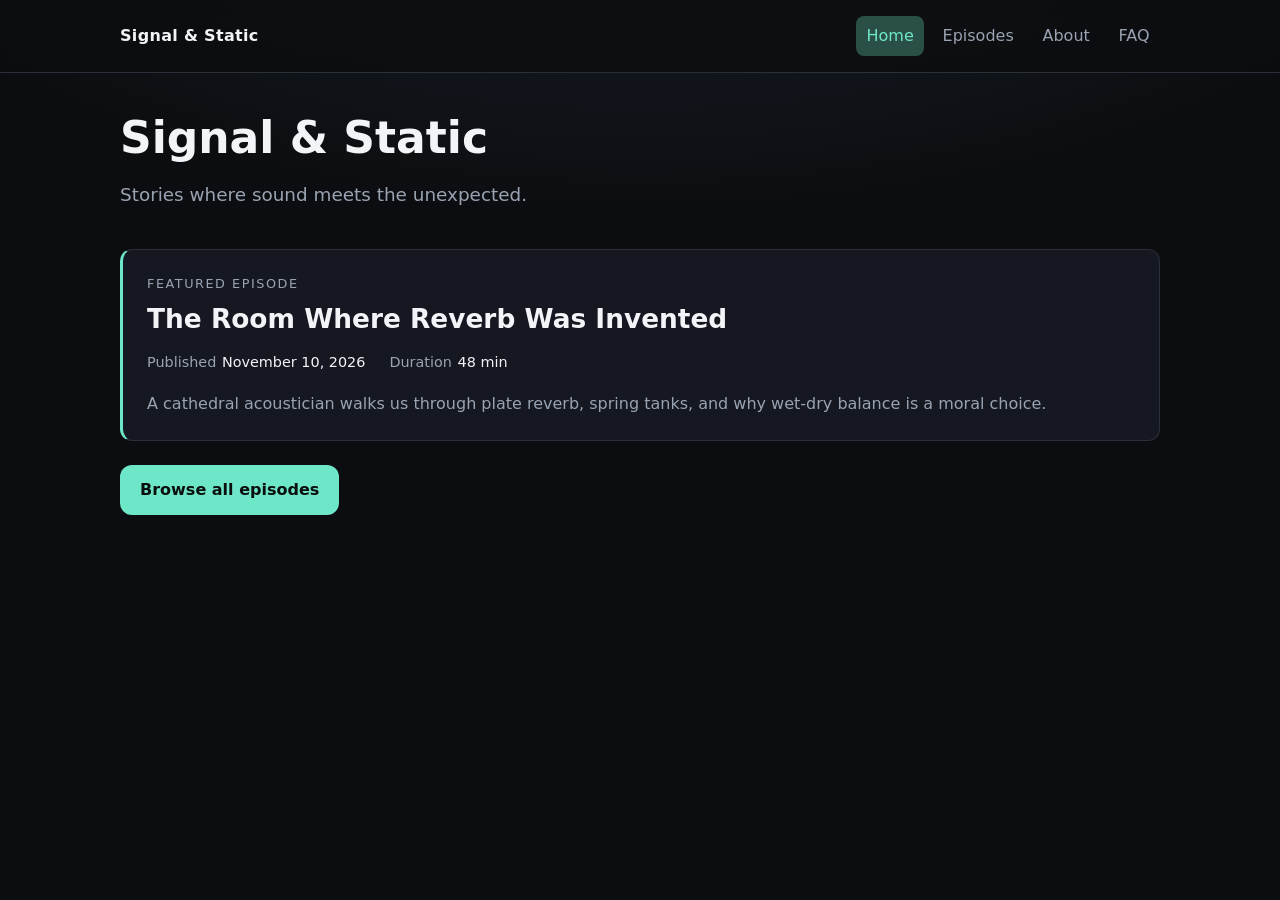
<file: index.html>
<!DOCTYPE html><!--N0mtOABTFVcQng2Q_eS2x--><html lang="en"><head><meta charSet="utf-8"/><meta name="viewport" content="width=device-width, initial-scale=1"/><link rel="stylesheet" href="/_next/static/css/380a955d5ad1b336.css" data-precedence="next"/><link rel="preload" as="script" fetchPriority="low" href="/_next/static/chunks/webpack-9d795f9e26b86992.js"/><script src="/_next/static/chunks/4bd1b696-c023c6e3521b1417.js" async=""></script><script src="/_next/static/chunks/255-15b9cc804e0d9c7d.js" async=""></script><script src="/_next/static/chunks/main-app-201bbb2fd84c0589.js" async=""></script><script src="/_next/static/chunks/619-ba102abea3e3d0e4.js" async=""></script><script src="/_next/static/chunks/app/page-d7e3cf5a7098988b.js" async=""></script><script src="/_next/static/chunks/app/layout-7fb9fe38b4b5f9bd.js" async=""></script><title>Signal &amp; Static</title><meta name="description" content="Stories where sound meets the unexpected."/><script src="/_next/static/chunks/polyfills-42372ed130431b0a.js" noModule=""></script></head><body><div hidden=""><!--$--><!--/$--></div><div class="site-shell"><header class="site-header"><div class="header-inner"><a class="brand-link" href="/">Signal &amp; Static</a><nav class="site-nav" aria-label="Main"><button type="button" class="nav-toggle" aria-expanded="false" aria-controls="nav-links">Menu</button><ul id="nav-links" class="nav-links"><li><a class="nav-link is-active" href="/">Home</a></li><li><a class="nav-link" href="/episodes">Episodes</a></li><li><a class="nav-link" href="/about">About</a></li><li><a class="nav-link" href="/faq">FAQ</a></li></ul></nav></div></header><main><section class="home-hero" aria-labelledby="home-title"><h1 id="home-title" class="page-title">Signal &amp; Static</h1><p class="home-tagline">Stories where sound meets the unexpected.</p></section><article class="featured-episode"><p class="featured-label">Featured episode</p><h2 class="featured-title">The Room Where Reverb Was Invented</h2><dl class="episode-meta"><div><dt>Published</dt><dd>November 10, 2026</dd></div><div><dt>Duration</dt><dd>48<!-- --> min</dd></div></dl><p class="featured-summary">A cathedral acoustician walks us through plate reverb, spring tanks, and why wet-dry balance is a moral choice.</p></article><a class="btn-primary" href="/episodes">Browse all episodes</a><!--$--><!--/$--></main></div><script src="/_next/static/chunks/webpack-9d795f9e26b86992.js" id="_R_" async=""></script><script>(self.__next_f=self.__next_f||[]).push([0])</script><script>self.__next_f.push([1,"1:\"$Sreact.fragment\"\n2:I[2619,[\"619\",\"static/chunks/619-ba102abea3e3d0e4.js\",\"974\",\"static/chunks/app/page-d7e3cf5a7098988b.js\"],\"\"]\n3:I[1845,[\"619\",\"static/chunks/619-ba102abea3e3d0e4.js\",\"177\",\"static/chunks/app/layout-7fb9fe38b4b5f9bd.js\"],\"SiteNav\"]\n4:I[9766,[],\"\"]\n5:I[8924,[],\"\"]\n6:I[4431,[],\"OutletBoundary\"]\n8:I[5278,[],\"AsyncMetadataOutlet\"]\na:I[4431,[],\"ViewportBoundary\"]\nc:I[4431,[],\"MetadataBoundary\"]\nd:\"$Sreact.suspense\"\nf:I[7150,[],\"\"]\n:HL[\"/_next/static/css/380a955d5ad1b336.css\",\"style\"]\n"])</script><script>self.__next_f.push([1,"0:{\"P\":null,\"b\":\"N0mtOABTFVcQng2Q_eS2x\",\"p\":\"\",\"c\":[\"\",\"\"],\"i\":false,\"f\":[[[\"\",{\"children\":[\"__PAGE__\",{}]},\"$undefined\",\"$undefined\",true],[\"\",[\"$\",\"$1\",\"c\",{\"children\":[[[\"$\",\"link\",\"0\",{\"rel\":\"stylesheet\",\"href\":\"/_next/static/css/380a955d5ad1b336.css\",\"precedence\":\"next\",\"crossOrigin\":\"$undefined\",\"nonce\":\"$undefined\"}]],[\"$\",\"html\",null,{\"lang\":\"en\",\"children\":[\"$\",\"body\",null,{\"children\":[\"$\",\"div\",null,{\"className\":\"site-shell\",\"children\":[[\"$\",\"header\",null,{\"className\":\"site-header\",\"children\":[\"$\",\"div\",null,{\"className\":\"header-inner\",\"children\":[[\"$\",\"$L2\",null,{\"href\":\"/\",\"className\":\"brand-link\",\"children\":\"Signal \u0026 Static\"}],[\"$\",\"$L3\",null,{}]]}]}],[\"$\",\"main\",null,{\"children\":[\"$\",\"$L4\",null,{\"parallelRouterKey\":\"children\",\"error\":\"$undefined\",\"errorStyles\":\"$undefined\",\"errorScripts\":\"$undefined\",\"template\":[\"$\",\"$L5\",null,{}],\"templateStyles\":\"$undefined\",\"templateScripts\":\"$undefined\",\"notFound\":[[[\"$\",\"title\",null,{\"children\":\"404: This page could not be found.\"}],[\"$\",\"div\",null,{\"style\":{\"fontFamily\":\"system-ui,\\\"Segoe UI\\\",Roboto,Helvetica,Arial,sans-serif,\\\"Apple Color Emoji\\\",\\\"Segoe UI Emoji\\\"\",\"height\":\"100vh\",\"textAlign\":\"center\",\"display\":\"flex\",\"flexDirection\":\"column\",\"alignItems\":\"center\",\"justifyContent\":\"center\"},\"children\":[\"$\",\"div\",null,{\"children\":[[\"$\",\"style\",null,{\"dangerouslySetInnerHTML\":{\"__html\":\"body{color:#000;background:#fff;margin:0}.next-error-h1{border-right:1px solid rgba(0,0,0,.3)}@media (prefers-color-scheme:dark){body{color:#fff;background:#000}.next-error-h1{border-right:1px solid rgba(255,255,255,.3)}}\"}}],[\"$\",\"h1\",null,{\"className\":\"next-error-h1\",\"style\":{\"display\":\"inline-block\",\"margin\":\"0 20px 0 0\",\"padding\":\"0 23px 0 0\",\"fontSize\":24,\"fontWeight\":500,\"verticalAlign\":\"top\",\"lineHeight\":\"49px\"},\"children\":404}],[\"$\",\"div\",null,{\"style\":{\"display\":\"inline-block\"},\"children\":[\"$\",\"h2\",null,{\"style\":{\"fontSize\":14,\"fontWeight\":400,\"lineHeight\":\"49px\",\"margin\":0},\"children\":\"This page could not be found.\"}]}]]}]}]],[]],\"forbidden\":\"$undefined\",\"unauthorized\":\"$undefined\"}]}]]}]}]}]]}],{\"children\":[\"__PAGE__\",[\"$\",\"$1\",\"c\",{\"children\":[[[\"$\",\"section\",null,{\"className\":\"home-hero\",\"aria-labelledby\":\"home-title\",\"children\":[[\"$\",\"h1\",null,{\"id\":\"home-title\",\"className\":\"page-title\",\"children\":\"Signal \u0026 Static\"}],[\"$\",\"p\",null,{\"className\":\"home-tagline\",\"children\":\"Stories where sound meets the unexpected.\"}]]}],[\"$\",\"article\",null,{\"className\":\"featured-episode\",\"children\":[[\"$\",\"p\",null,{\"className\":\"featured-label\",\"children\":\"Featured episode\"}],[\"$\",\"h2\",null,{\"className\":\"featured-title\",\"children\":\"The Room Where Reverb Was Invented\"}],[\"$\",\"dl\",null,{\"className\":\"episode-meta\",\"children\":[[\"$\",\"div\",null,{\"children\":[[\"$\",\"dt\",null,{\"children\":\"Published\"}],[\"$\",\"dd\",null,{\"children\":\"November 10, 2026\"}]]}],[\"$\",\"div\",null,{\"children\":[[\"$\",\"dt\",null,{\"children\":\"Duration\"}],[\"$\",\"dd\",null,{\"children\":[48,\" min\"]}]]}]]}],[\"$\",\"p\",null,{\"className\":\"featured-summary\",\"children\":\"A cathedral acoustician walks us through plate reverb, spring tanks, and why wet-dry balance is a moral choice.\"}]]}],[\"$\",\"$L2\",null,{\"href\":\"/episodes\",\"className\":\"btn-primary\",\"children\":\"Browse all episodes\"}]],null,[\"$\",\"$L6\",null,{\"children\":[\"$L7\",[\"$\",\"$L8\",null,{\"promise\":\"$@9\"}]]}]]}],{},null,false]},null,false],[\"$\",\"$1\",\"h\",{\"children\":[null,[[\"$\",\"$La\",null,{\"children\":\"$Lb\"}],null],[\"$\",\"$Lc\",null,{\"children\":[\"$\",\"div\",null,{\"hidden\":true,\"children\":[\"$\",\"$d\",null,{\"fallback\":null,\"children\":\"$Le\"}]}]}]]}],false]],\"m\":\"$undefined\",\"G\":[\"$f\",[]],\"s\":false,\"S\":true}\n"])</script><script>self.__next_f.push([1,"b:[[\"$\",\"meta\",\"0\",{\"charSet\":\"utf-8\"}],[\"$\",\"meta\",\"1\",{\"name\":\"viewport\",\"content\":\"width=device-width, initial-scale=1\"}]]\n7:null\n"])</script><script>self.__next_f.push([1,"9:{\"metadata\":[[\"$\",\"title\",\"0\",{\"children\":\"Signal \u0026 Static\"}],[\"$\",\"meta\",\"1\",{\"name\":\"description\",\"content\":\"Stories where sound meets the unexpected.\"}]],\"error\":null,\"digest\":\"$undefined\"}\n"])</script><script>self.__next_f.push([1,"e:\"$9:metadata\"\n"])</script></body></html>
</file>
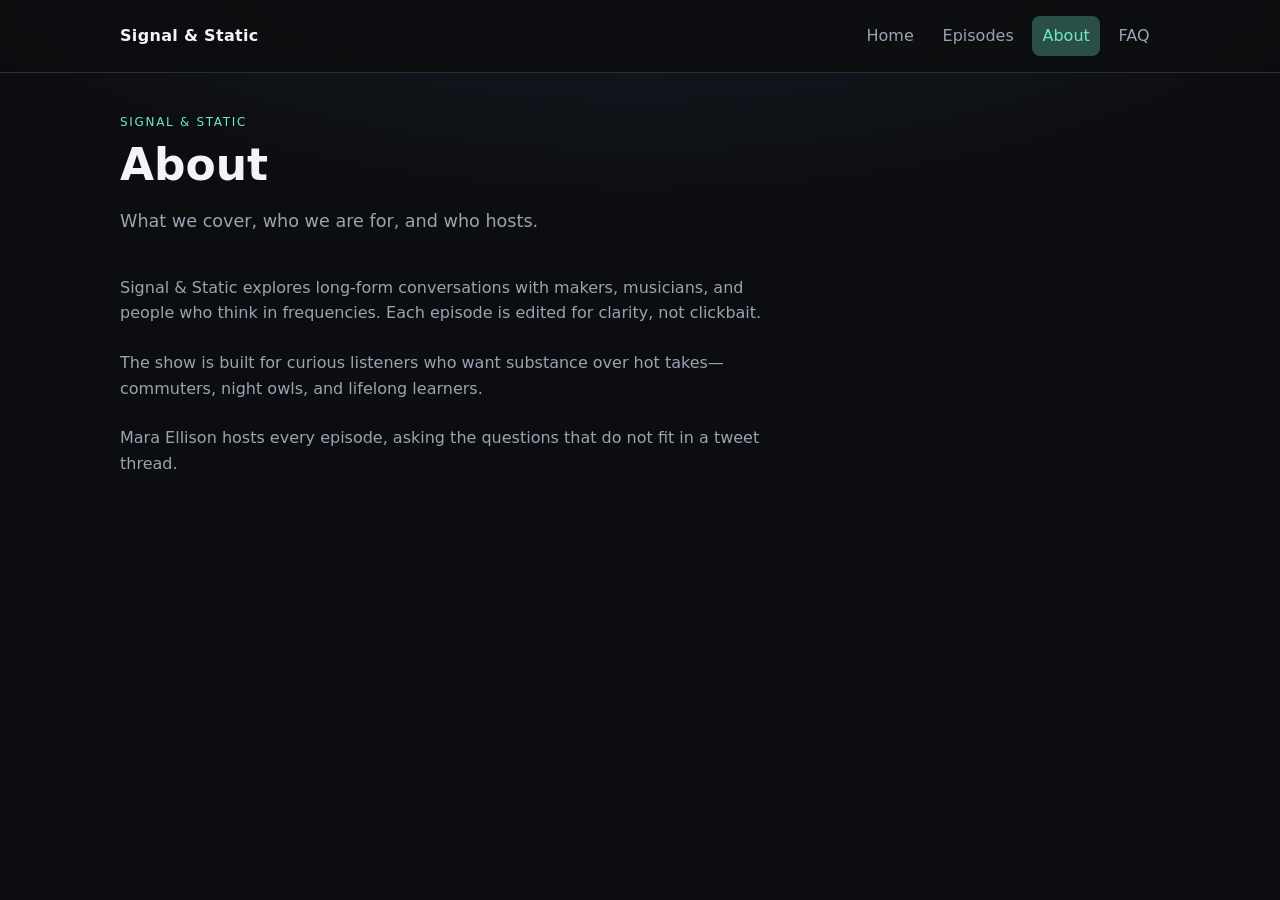
<file: about.html>
<!DOCTYPE html><!--N0mtOABTFVcQng2Q_eS2x--><html lang="en"><head><meta charSet="utf-8"/><meta name="viewport" content="width=device-width, initial-scale=1"/><link rel="stylesheet" href="/_next/static/css/380a955d5ad1b336.css" data-precedence="next"/><link rel="preload" as="script" fetchPriority="low" href="/_next/static/chunks/webpack-9d795f9e26b86992.js"/><script src="/_next/static/chunks/4bd1b696-c023c6e3521b1417.js" async=""></script><script src="/_next/static/chunks/255-15b9cc804e0d9c7d.js" async=""></script><script src="/_next/static/chunks/main-app-201bbb2fd84c0589.js" async=""></script><script src="/_next/static/chunks/619-ba102abea3e3d0e4.js" async=""></script><script src="/_next/static/chunks/app/page-d7e3cf5a7098988b.js" async=""></script><script src="/_next/static/chunks/app/layout-7fb9fe38b4b5f9bd.js" async=""></script><title>Signal &amp; Static</title><meta name="description" content="Stories where sound meets the unexpected."/><script src="/_next/static/chunks/polyfills-42372ed130431b0a.js" noModule=""></script></head><body><div hidden=""><!--$--><!--/$--></div><div class="site-shell"><header class="site-header"><div class="header-inner"><a class="brand-link" href="/">Signal &amp; Static</a><nav class="site-nav" aria-label="Main"><button type="button" class="nav-toggle" aria-expanded="false" aria-controls="nav-links">Menu</button><ul id="nav-links" class="nav-links"><li><a class="nav-link" href="/">Home</a></li><li><a class="nav-link" href="/episodes">Episodes</a></li><li><a class="nav-link is-active" href="/about">About</a></li><li><a class="nav-link" href="/faq">FAQ</a></li></ul></nav></div></header><main><header class="page-header"><p class="show-mark">Signal &amp; Static</p><h1 class="page-title">About</h1><p class="page-subtitle">What we cover, who we are for, and who hosts.</p></header><div class="prose"><p>Signal &amp; Static explores long-form conversations with makers, musicians, and people who think in frequencies. Each episode is edited for clarity, not clickbait.</p><p>The show is built for curious listeners who want substance over hot takes—commuters, night owls, and lifelong learners.</p><p>Mara Ellison hosts every episode, asking the questions that do not fit in a tweet thread.</p></div><!--$--><!--/$--></main></div><script src="/_next/static/chunks/webpack-9d795f9e26b86992.js" id="_R_" async=""></script><script>(self.__next_f=self.__next_f||[]).push([0])</script><script>self.__next_f.push([1,"1:\"$Sreact.fragment\"\n2:I[2619,[\"619\",\"static/chunks/619-ba102abea3e3d0e4.js\",\"974\",\"static/chunks/app/page-d7e3cf5a7098988b.js\"],\"\"]\n3:I[1845,[\"619\",\"static/chunks/619-ba102abea3e3d0e4.js\",\"177\",\"static/chunks/app/layout-7fb9fe38b4b5f9bd.js\"],\"SiteNav\"]\n4:I[9766,[],\"\"]\n5:I[8924,[],\"\"]\n6:I[4431,[],\"OutletBoundary\"]\n8:I[5278,[],\"AsyncMetadataOutlet\"]\na:I[4431,[],\"ViewportBoundary\"]\nc:I[4431,[],\"MetadataBoundary\"]\nd:\"$Sreact.suspense\"\nf:I[7150,[],\"\"]\n:HL[\"/_next/static/css/380a955d5ad1b336.css\",\"style\"]\n"])</script><script>self.__next_f.push([1,"0:{\"P\":null,\"b\":\"N0mtOABTFVcQng2Q_eS2x\",\"p\":\"\",\"c\":[\"\",\"about\"],\"i\":false,\"f\":[[[\"\",{\"children\":[\"about\",{\"children\":[\"__PAGE__\",{}]}]},\"$undefined\",\"$undefined\",true],[\"\",[\"$\",\"$1\",\"c\",{\"children\":[[[\"$\",\"link\",\"0\",{\"rel\":\"stylesheet\",\"href\":\"/_next/static/css/380a955d5ad1b336.css\",\"precedence\":\"next\",\"crossOrigin\":\"$undefined\",\"nonce\":\"$undefined\"}]],[\"$\",\"html\",null,{\"lang\":\"en\",\"children\":[\"$\",\"body\",null,{\"children\":[\"$\",\"div\",null,{\"className\":\"site-shell\",\"children\":[[\"$\",\"header\",null,{\"className\":\"site-header\",\"children\":[\"$\",\"div\",null,{\"className\":\"header-inner\",\"children\":[[\"$\",\"$L2\",null,{\"href\":\"/\",\"className\":\"brand-link\",\"children\":\"Signal \u0026 Static\"}],[\"$\",\"$L3\",null,{}]]}]}],[\"$\",\"main\",null,{\"children\":[\"$\",\"$L4\",null,{\"parallelRouterKey\":\"children\",\"error\":\"$undefined\",\"errorStyles\":\"$undefined\",\"errorScripts\":\"$undefined\",\"template\":[\"$\",\"$L5\",null,{}],\"templateStyles\":\"$undefined\",\"templateScripts\":\"$undefined\",\"notFound\":[[[\"$\",\"title\",null,{\"children\":\"404: This page could not be found.\"}],[\"$\",\"div\",null,{\"style\":{\"fontFamily\":\"system-ui,\\\"Segoe UI\\\",Roboto,Helvetica,Arial,sans-serif,\\\"Apple Color Emoji\\\",\\\"Segoe UI Emoji\\\"\",\"height\":\"100vh\",\"textAlign\":\"center\",\"display\":\"flex\",\"flexDirection\":\"column\",\"alignItems\":\"center\",\"justifyContent\":\"center\"},\"children\":[\"$\",\"div\",null,{\"children\":[[\"$\",\"style\",null,{\"dangerouslySetInnerHTML\":{\"__html\":\"body{color:#000;background:#fff;margin:0}.next-error-h1{border-right:1px solid rgba(0,0,0,.3)}@media (prefers-color-scheme:dark){body{color:#fff;background:#000}.next-error-h1{border-right:1px solid rgba(255,255,255,.3)}}\"}}],[\"$\",\"h1\",null,{\"className\":\"next-error-h1\",\"style\":{\"display\":\"inline-block\",\"margin\":\"0 20px 0 0\",\"padding\":\"0 23px 0 0\",\"fontSize\":24,\"fontWeight\":500,\"verticalAlign\":\"top\",\"lineHeight\":\"49px\"},\"children\":404}],[\"$\",\"div\",null,{\"style\":{\"display\":\"inline-block\"},\"children\":[\"$\",\"h2\",null,{\"style\":{\"fontSize\":14,\"fontWeight\":400,\"lineHeight\":\"49px\",\"margin\":0},\"children\":\"This page could not be found.\"}]}]]}]}]],[]],\"forbidden\":\"$undefined\",\"unauthorized\":\"$undefined\"}]}]]}]}]}]]}],{\"children\":[\"about\",[\"$\",\"$1\",\"c\",{\"children\":[null,[\"$\",\"$L4\",null,{\"parallelRouterKey\":\"children\",\"error\":\"$undefined\",\"errorStyles\":\"$undefined\",\"errorScripts\":\"$undefined\",\"template\":[\"$\",\"$L5\",null,{}],\"templateStyles\":\"$undefined\",\"templateScripts\":\"$undefined\",\"notFound\":\"$undefined\",\"forbidden\":\"$undefined\",\"unauthorized\":\"$undefined\"}]]}],{\"children\":[\"__PAGE__\",[\"$\",\"$1\",\"c\",{\"children\":[[[\"$\",\"header\",null,{\"className\":\"page-header\",\"children\":[[\"$\",\"p\",null,{\"className\":\"show-mark\",\"children\":\"Signal \u0026 Static\"}],[\"$\",\"h1\",null,{\"className\":\"page-title\",\"children\":\"About\"}],[\"$\",\"p\",null,{\"className\":\"page-subtitle\",\"children\":\"What we cover, who we are for, and who hosts.\"}]]}],[\"$\",\"div\",null,{\"className\":\"prose\",\"children\":[[\"$\",\"p\",\"Signal \u0026 Static explores\",{\"children\":\"Signal \u0026 Static explores long-form conversations with makers, musicians, and people who think in frequencies. Each episode is edited for clarity, not clickbait.\"}],[\"$\",\"p\",\"The show is built for cu\",{\"children\":\"The show is built for curious listeners who want substance over hot takes—commuters, night owls, and lifelong learners.\"}],[\"$\",\"p\",\"Mara Ellison hosts every\",{\"children\":\"Mara Ellison hosts every episode, asking the questions that do not fit in a tweet thread.\"}]]}]],null,[\"$\",\"$L6\",null,{\"children\":[\"$L7\",[\"$\",\"$L8\",null,{\"promise\":\"$@9\"}]]}]]}],{},null,false]},null,false]},null,false],[\"$\",\"$1\",\"h\",{\"children\":[null,[[\"$\",\"$La\",null,{\"children\":\"$Lb\"}],null],[\"$\",\"$Lc\",null,{\"children\":[\"$\",\"div\",null,{\"hidden\":true,\"children\":[\"$\",\"$d\",null,{\"fallback\":null,\"children\":\"$Le\"}]}]}]]}],false]],\"m\":\"$undefined\",\"G\":[\"$f\",[]],\"s\":false,\"S\":true}\n"])</script><script>self.__next_f.push([1,"b:[[\"$\",\"meta\",\"0\",{\"charSet\":\"utf-8\"}],[\"$\",\"meta\",\"1\",{\"name\":\"viewport\",\"content\":\"width=device-width, initial-scale=1\"}]]\n7:null\n"])</script><script>self.__next_f.push([1,"9:{\"metadata\":[[\"$\",\"title\",\"0\",{\"children\":\"Signal \u0026 Static\"}],[\"$\",\"meta\",\"1\",{\"name\":\"description\",\"content\":\"Stories where sound meets the unexpected.\"}]],\"error\":null,\"digest\":\"$undefined\"}\n"])</script><script>self.__next_f.push([1,"e:\"$9:metadata\"\n"])</script></body></html>
</file>
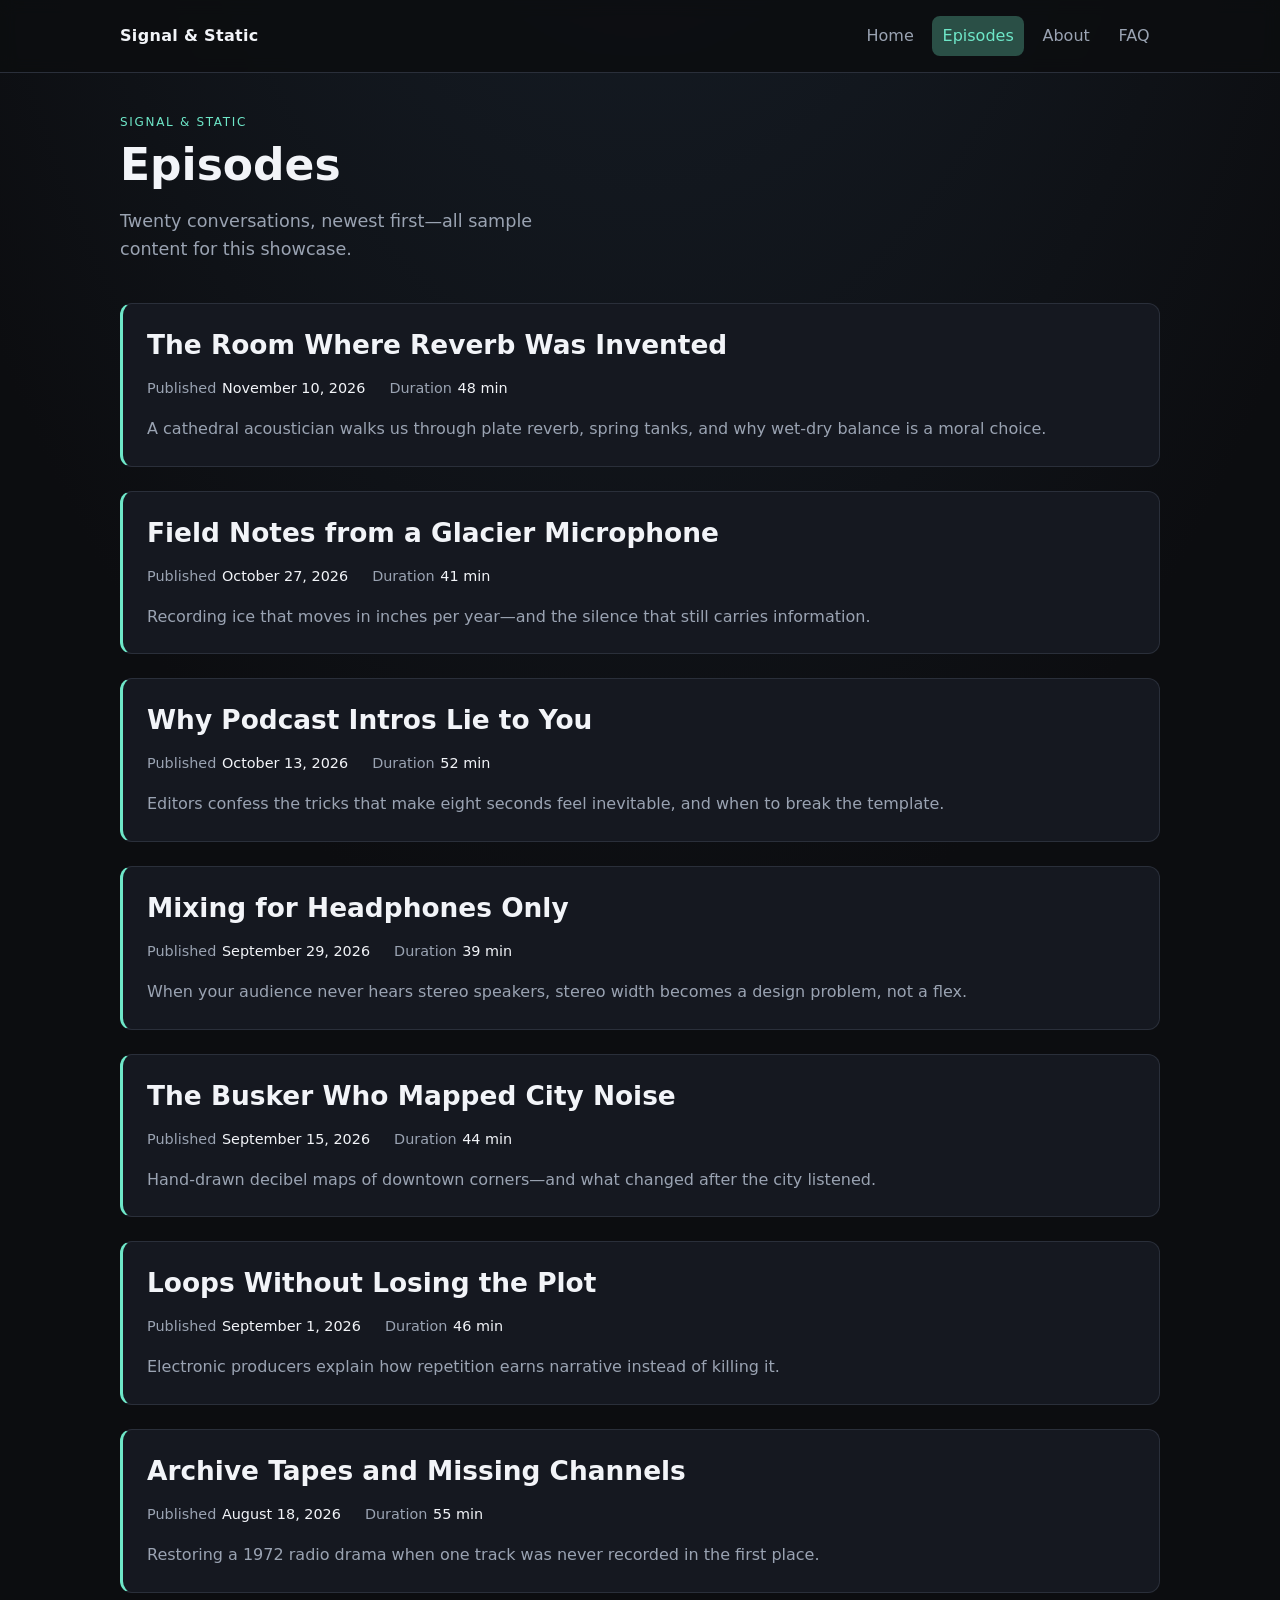
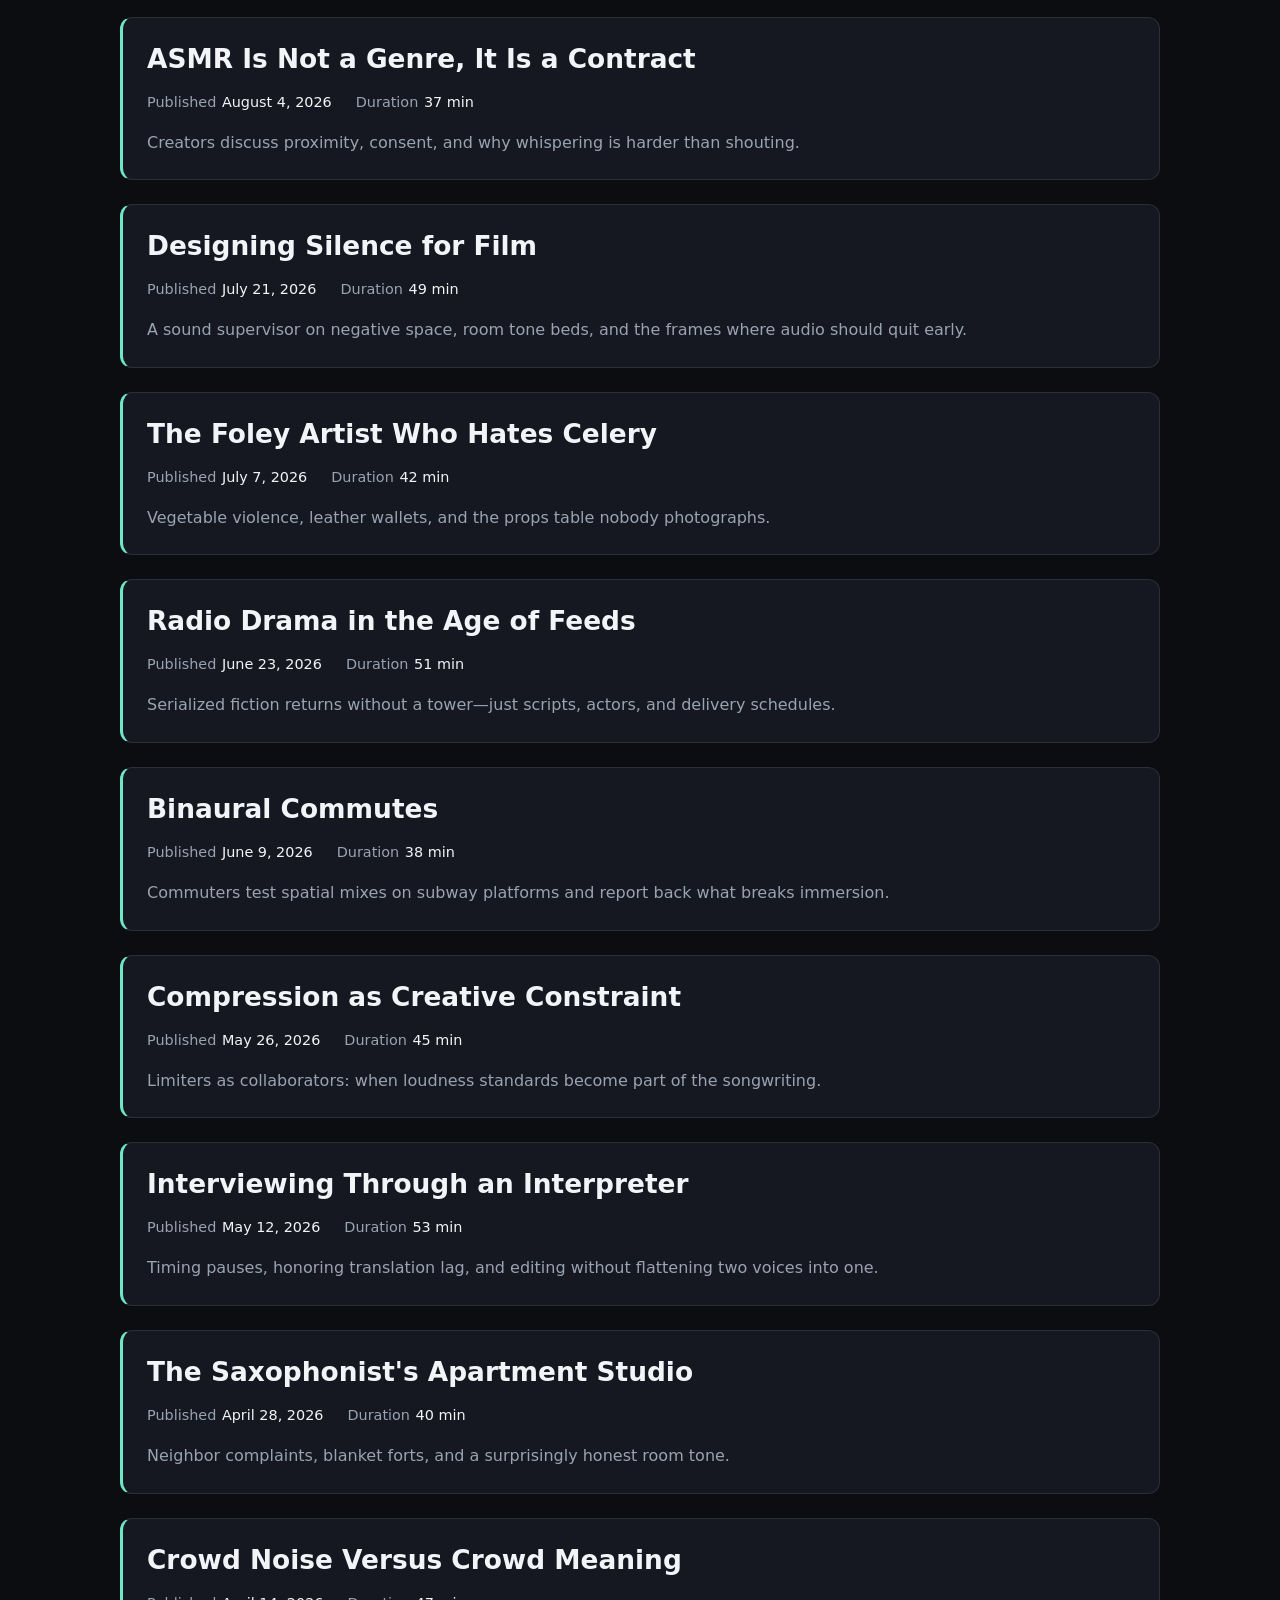
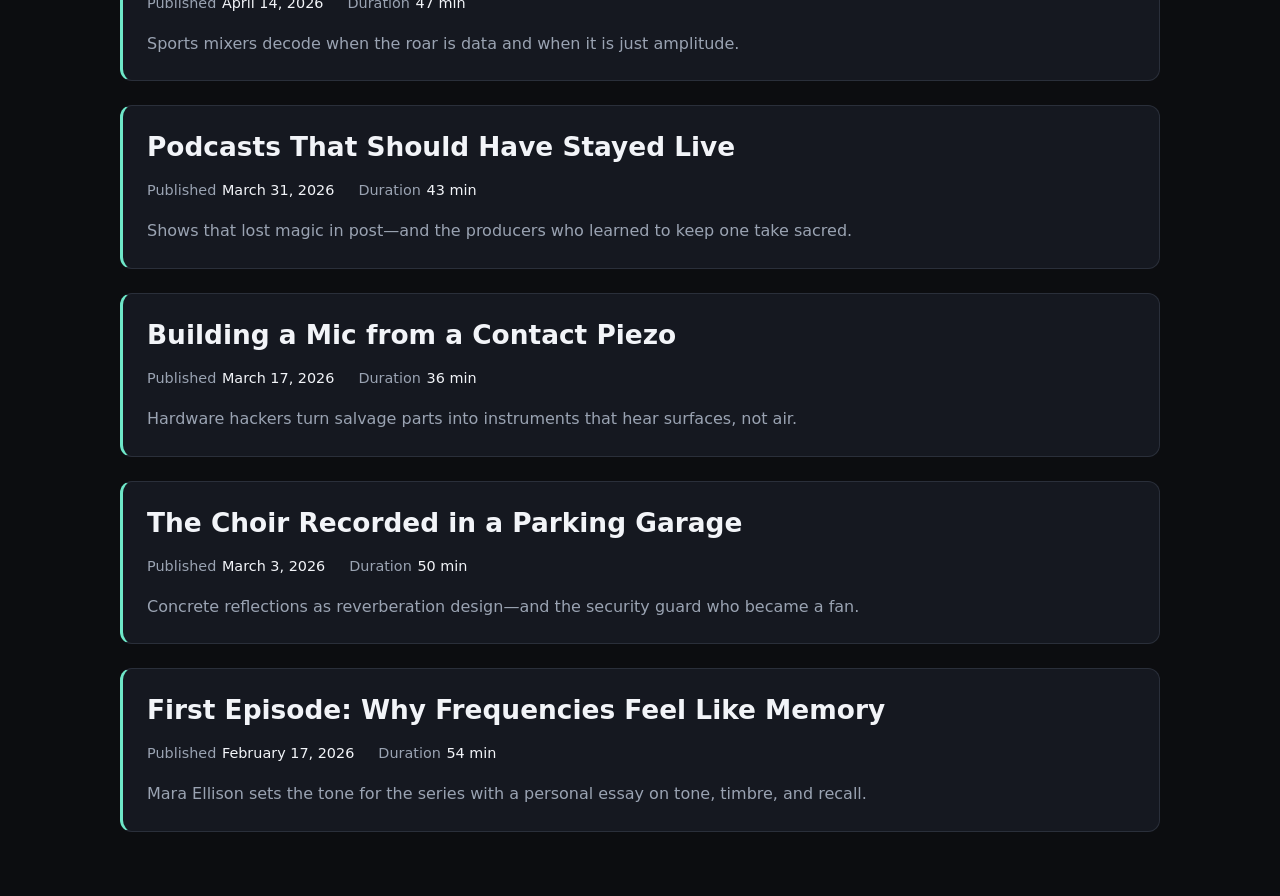
<file: episodes.html>
<!DOCTYPE html><!--N0mtOABTFVcQng2Q_eS2x--><html lang="en"><head><meta charSet="utf-8"/><meta name="viewport" content="width=device-width, initial-scale=1"/><link rel="stylesheet" href="/_next/static/css/380a955d5ad1b336.css" data-precedence="next"/><link rel="preload" as="script" fetchPriority="low" href="/_next/static/chunks/webpack-9d795f9e26b86992.js"/><script src="/_next/static/chunks/4bd1b696-c023c6e3521b1417.js" async=""></script><script src="/_next/static/chunks/255-15b9cc804e0d9c7d.js" async=""></script><script src="/_next/static/chunks/main-app-201bbb2fd84c0589.js" async=""></script><script src="/_next/static/chunks/619-ba102abea3e3d0e4.js" async=""></script><script src="/_next/static/chunks/app/page-d7e3cf5a7098988b.js" async=""></script><script src="/_next/static/chunks/app/layout-7fb9fe38b4b5f9bd.js" async=""></script><title>Signal &amp; Static</title><meta name="description" content="Stories where sound meets the unexpected."/><script src="/_next/static/chunks/polyfills-42372ed130431b0a.js" noModule=""></script></head><body><div hidden=""><!--$--><!--/$--></div><div class="site-shell"><header class="site-header"><div class="header-inner"><a class="brand-link" href="/">Signal &amp; Static</a><nav class="site-nav" aria-label="Main"><button type="button" class="nav-toggle" aria-expanded="false" aria-controls="nav-links">Menu</button><ul id="nav-links" class="nav-links"><li><a class="nav-link" href="/">Home</a></li><li><a class="nav-link is-active" href="/episodes">Episodes</a></li><li><a class="nav-link" href="/about">About</a></li><li><a class="nav-link" href="/faq">FAQ</a></li></ul></nav></div></header><main><header class="page-header"><p class="show-mark">Signal &amp; Static</p><h1 class="page-title">Episodes</h1><p class="page-subtitle">Twenty conversations, newest first—all sample content for this showcase.</p></header><ol class="episode-list"><li><article class="episode-card"><h2 class="episode-card-title">The Room Where Reverb Was Invented</h2><dl class="episode-meta"><div><dt>Published</dt><dd>November 10, 2026</dd></div><div><dt>Duration</dt><dd>48<!-- --> min</dd></div></dl><p class="episode-card-summary">A cathedral acoustician walks us through plate reverb, spring tanks, and why wet-dry balance is a moral choice.</p></article></li><li><article class="episode-card"><h2 class="episode-card-title">Field Notes from a Glacier Microphone</h2><dl class="episode-meta"><div><dt>Published</dt><dd>October 27, 2026</dd></div><div><dt>Duration</dt><dd>41<!-- --> min</dd></div></dl><p class="episode-card-summary">Recording ice that moves in inches per year—and the silence that still carries information.</p></article></li><li><article class="episode-card"><h2 class="episode-card-title">Why Podcast Intros Lie to You</h2><dl class="episode-meta"><div><dt>Published</dt><dd>October 13, 2026</dd></div><div><dt>Duration</dt><dd>52<!-- --> min</dd></div></dl><p class="episode-card-summary">Editors confess the tricks that make eight seconds feel inevitable, and when to break the template.</p></article></li><li><article class="episode-card"><h2 class="episode-card-title">Mixing for Headphones Only</h2><dl class="episode-meta"><div><dt>Published</dt><dd>September 29, 2026</dd></div><div><dt>Duration</dt><dd>39<!-- --> min</dd></div></dl><p class="episode-card-summary">When your audience never hears stereo speakers, stereo width becomes a design problem, not a flex.</p></article></li><li><article class="episode-card"><h2 class="episode-card-title">The Busker Who Mapped City Noise</h2><dl class="episode-meta"><div><dt>Published</dt><dd>September 15, 2026</dd></div><div><dt>Duration</dt><dd>44<!-- --> min</dd></div></dl><p class="episode-card-summary">Hand-drawn decibel maps of downtown corners—and what changed after the city listened.</p></article></li><li><article class="episode-card"><h2 class="episode-card-title">Loops Without Losing the Plot</h2><dl class="episode-meta"><div><dt>Published</dt><dd>September 1, 2026</dd></div><div><dt>Duration</dt><dd>46<!-- --> min</dd></div></dl><p class="episode-card-summary">Electronic producers explain how repetition earns narrative instead of killing it.</p></article></li><li><article class="episode-card"><h2 class="episode-card-title">Archive Tapes and Missing Channels</h2><dl class="episode-meta"><div><dt>Published</dt><dd>August 18, 2026</dd></div><div><dt>Duration</dt><dd>55<!-- --> min</dd></div></dl><p class="episode-card-summary">Restoring a 1972 radio drama when one track was never recorded in the first place.</p></article></li><li><article class="episode-card"><h2 class="episode-card-title">ASMR Is Not a Genre, It Is a Contract</h2><dl class="episode-meta"><div><dt>Published</dt><dd>August 4, 2026</dd></div><div><dt>Duration</dt><dd>37<!-- --> min</dd></div></dl><p class="episode-card-summary">Creators discuss proximity, consent, and why whispering is harder than shouting.</p></article></li><li><article class="episode-card"><h2 class="episode-card-title">Designing Silence for Film</h2><dl class="episode-meta"><div><dt>Published</dt><dd>July 21, 2026</dd></div><div><dt>Duration</dt><dd>49<!-- --> min</dd></div></dl><p class="episode-card-summary">A sound supervisor on negative space, room tone beds, and the frames where audio should quit early.</p></article></li><li><article class="episode-card"><h2 class="episode-card-title">The Foley Artist Who Hates Celery</h2><dl class="episode-meta"><div><dt>Published</dt><dd>July 7, 2026</dd></div><div><dt>Duration</dt><dd>42<!-- --> min</dd></div></dl><p class="episode-card-summary">Vegetable violence, leather wallets, and the props table nobody photographs.</p></article></li><li><article class="episode-card"><h2 class="episode-card-title">Radio Drama in the Age of Feeds</h2><dl class="episode-meta"><div><dt>Published</dt><dd>June 23, 2026</dd></div><div><dt>Duration</dt><dd>51<!-- --> min</dd></div></dl><p class="episode-card-summary">Serialized fiction returns without a tower—just scripts, actors, and delivery schedules.</p></article></li><li><article class="episode-card"><h2 class="episode-card-title">Binaural Commutes</h2><dl class="episode-meta"><div><dt>Published</dt><dd>June 9, 2026</dd></div><div><dt>Duration</dt><dd>38<!-- --> min</dd></div></dl><p class="episode-card-summary">Commuters test spatial mixes on subway platforms and report back what breaks immersion.</p></article></li><li><article class="episode-card"><h2 class="episode-card-title">Compression as Creative Constraint</h2><dl class="episode-meta"><div><dt>Published</dt><dd>May 26, 2026</dd></div><div><dt>Duration</dt><dd>45<!-- --> min</dd></div></dl><p class="episode-card-summary">Limiters as collaborators: when loudness standards become part of the songwriting.</p></article></li><li><article class="episode-card"><h2 class="episode-card-title">Interviewing Through an Interpreter</h2><dl class="episode-meta"><div><dt>Published</dt><dd>May 12, 2026</dd></div><div><dt>Duration</dt><dd>53<!-- --> min</dd></div></dl><p class="episode-card-summary">Timing pauses, honoring translation lag, and editing without flattening two voices into one.</p></article></li><li><article class="episode-card"><h2 class="episode-card-title">The Saxophonist&#x27;s Apartment Studio</h2><dl class="episode-meta"><div><dt>Published</dt><dd>April 28, 2026</dd></div><div><dt>Duration</dt><dd>40<!-- --> min</dd></div></dl><p class="episode-card-summary">Neighbor complaints, blanket forts, and a surprisingly honest room tone.</p></article></li><li><article class="episode-card"><h2 class="episode-card-title">Crowd Noise Versus Crowd Meaning</h2><dl class="episode-meta"><div><dt>Published</dt><dd>April 14, 2026</dd></div><div><dt>Duration</dt><dd>47<!-- --> min</dd></div></dl><p class="episode-card-summary">Sports mixers decode when the roar is data and when it is just amplitude.</p></article></li><li><article class="episode-card"><h2 class="episode-card-title">Podcasts That Should Have Stayed Live</h2><dl class="episode-meta"><div><dt>Published</dt><dd>March 31, 2026</dd></div><div><dt>Duration</dt><dd>43<!-- --> min</dd></div></dl><p class="episode-card-summary">Shows that lost magic in post—and the producers who learned to keep one take sacred.</p></article></li><li><article class="episode-card"><h2 class="episode-card-title">Building a Mic from a Contact Piezo</h2><dl class="episode-meta"><div><dt>Published</dt><dd>March 17, 2026</dd></div><div><dt>Duration</dt><dd>36<!-- --> min</dd></div></dl><p class="episode-card-summary">Hardware hackers turn salvage parts into instruments that hear surfaces, not air.</p></article></li><li><article class="episode-card"><h2 class="episode-card-title">The Choir Recorded in a Parking Garage</h2><dl class="episode-meta"><div><dt>Published</dt><dd>March 3, 2026</dd></div><div><dt>Duration</dt><dd>50<!-- --> min</dd></div></dl><p class="episode-card-summary">Concrete reflections as reverberation design—and the security guard who became a fan.</p></article></li><li><article class="episode-card"><h2 class="episode-card-title">First Episode: Why Frequencies Feel Like Memory</h2><dl class="episode-meta"><div><dt>Published</dt><dd>February 17, 2026</dd></div><div><dt>Duration</dt><dd>54<!-- --> min</dd></div></dl><p class="episode-card-summary">Mara Ellison sets the tone for the series with a personal essay on tone, timbre, and recall.</p></article></li></ol><!--$--><!--/$--></main></div><script src="/_next/static/chunks/webpack-9d795f9e26b86992.js" id="_R_" async=""></script><script>(self.__next_f=self.__next_f||[]).push([0])</script><script>self.__next_f.push([1,"1:\"$Sreact.fragment\"\n2:I[2619,[\"619\",\"static/chunks/619-ba102abea3e3d0e4.js\",\"974\",\"static/chunks/app/page-d7e3cf5a7098988b.js\"],\"\"]\n3:I[1845,[\"619\",\"static/chunks/619-ba102abea3e3d0e4.js\",\"177\",\"static/chunks/app/layout-7fb9fe38b4b5f9bd.js\"],\"SiteNav\"]\n4:I[9766,[],\"\"]\n5:I[8924,[],\"\"]\n1b:I[7150,[],\"\"]\n:HL[\"/_next/static/css/380a955d5ad1b336.css\",\"style\"]\n"])</script><script>self.__next_f.push([1,"0:{\"P\":null,\"b\":\"N0mtOABTFVcQng2Q_eS2x\",\"p\":\"\",\"c\":[\"\",\"episodes\"],\"i\":false,\"f\":[[[\"\",{\"children\":[\"episodes\",{\"children\":[\"__PAGE__\",{}]}]},\"$undefined\",\"$undefined\",true],[\"\",[\"$\",\"$1\",\"c\",{\"children\":[[[\"$\",\"link\",\"0\",{\"rel\":\"stylesheet\",\"href\":\"/_next/static/css/380a955d5ad1b336.css\",\"precedence\":\"next\",\"crossOrigin\":\"$undefined\",\"nonce\":\"$undefined\"}]],[\"$\",\"html\",null,{\"lang\":\"en\",\"children\":[\"$\",\"body\",null,{\"children\":[\"$\",\"div\",null,{\"className\":\"site-shell\",\"children\":[[\"$\",\"header\",null,{\"className\":\"site-header\",\"children\":[\"$\",\"div\",null,{\"className\":\"header-inner\",\"children\":[[\"$\",\"$L2\",null,{\"href\":\"/\",\"className\":\"brand-link\",\"children\":\"Signal \u0026 Static\"}],[\"$\",\"$L3\",null,{}]]}]}],[\"$\",\"main\",null,{\"children\":[\"$\",\"$L4\",null,{\"parallelRouterKey\":\"children\",\"error\":\"$undefined\",\"errorStyles\":\"$undefined\",\"errorScripts\":\"$undefined\",\"template\":[\"$\",\"$L5\",null,{}],\"templateStyles\":\"$undefined\",\"templateScripts\":\"$undefined\",\"notFound\":[[[\"$\",\"title\",null,{\"children\":\"404: This page could not be found.\"}],[\"$\",\"div\",null,{\"style\":{\"fontFamily\":\"system-ui,\\\"Segoe UI\\\",Roboto,Helvetica,Arial,sans-serif,\\\"Apple Color Emoji\\\",\\\"Segoe UI Emoji\\\"\",\"height\":\"100vh\",\"textAlign\":\"center\",\"display\":\"flex\",\"flexDirection\":\"column\",\"alignItems\":\"center\",\"justifyContent\":\"center\"},\"children\":[\"$\",\"div\",null,{\"children\":[[\"$\",\"style\",null,{\"dangerouslySetInnerHTML\":{\"__html\":\"body{color:#000;background:#fff;margin:0}.next-error-h1{border-right:1px solid rgba(0,0,0,.3)}@media (prefers-color-scheme:dark){body{color:#fff;background:#000}.next-error-h1{border-right:1px solid rgba(255,255,255,.3)}}\"}}],[\"$\",\"h1\",null,{\"className\":\"next-error-h1\",\"style\":{\"display\":\"inline-block\",\"margin\":\"0 20px 0 0\",\"padding\":\"0 23px 0 0\",\"fontSize\":24,\"fontWeight\":500,\"verticalAlign\":\"top\",\"lineHeight\":\"49px\"},\"children\":404}],[\"$\",\"div\",null,{\"style\":{\"display\":\"inline-block\"},\"children\":[\"$\",\"h2\",null,{\"style\":{\"fontSize\":14,\"fontWeight\":400,\"lineHeight\":\"49px\",\"margin\":0},\"children\":\"This page could not be found.\"}]}]]}]}]],[]],\"forbidden\":\"$undefined\",\"unauthorized\":\"$undefined\"}]}]]}]}]}]]}],{\"children\":[\"episodes\",[\"$\",\"$1\",\"c\",{\"children\":[null,[\"$\",\"$L4\",null,{\"parallelRouterKey\":\"children\",\"error\":\"$undefined\",\"errorStyles\":\"$undefined\",\"errorScripts\":\"$undefined\",\"template\":[\"$\",\"$L5\",null,{}],\"templateStyles\":\"$undefined\",\"templateScripts\":\"$undefined\",\"notFound\":\"$undefined\",\"forbidden\":\"$undefined\",\"unauthorized\":\"$undefined\"}]]}],{\"children\":[\"__PAGE__\",[\"$\",\"$1\",\"c\",{\"children\":[[[\"$\",\"header\",null,{\"className\":\"page-header\",\"children\":[[\"$\",\"p\",null,{\"className\":\"show-mark\",\"children\":\"Signal \u0026 Static\"}],[\"$\",\"h1\",null,{\"className\":\"page-title\",\"children\":\"Episodes\"}],[\"$\",\"p\",null,{\"className\":\"page-subtitle\",\"children\":\"Twenty conversations, newest first—all sample content for this showcase.\"}]]}],[\"$\",\"ol\",null,{\"className\":\"episode-list\",\"children\":[[\"$\",\"li\",\"ep-20\",{\"children\":[\"$\",\"article\",null,{\"className\":\"episode-card\",\"children\":[[\"$\",\"h2\",null,{\"className\":\"episode-card-title\",\"children\":\"The Room Where Reverb Was Invented\"}],[\"$\",\"dl\",null,{\"className\":\"episode-meta\",\"children\":[[\"$\",\"div\",null,{\"children\":[[\"$\",\"dt\",null,{\"children\":\"Published\"}],[\"$\",\"dd\",null,{\"children\":\"November 10, 2026\"}]]}],[\"$\",\"div\",null,{\"children\":[[\"$\",\"dt\",null,{\"children\":\"Duration\"}],[\"$\",\"dd\",null,{\"children\":[48,\" min\"]}]]}]]}],[\"$\",\"p\",null,{\"className\":\"episode-card-summary\",\"children\":\"A cathedral acoustician walks us through plate reverb, spring tanks, and why wet-dry balance is a moral choice.\"}]]}]}],[\"$\",\"li\",\"ep-19\",{\"children\":[\"$\",\"article\",null,{\"className\":\"episode-card\",\"children\":[[\"$\",\"h2\",null,{\"className\":\"episode-card-title\",\"children\":\"Field Notes from a Glacier Microphone\"}],[\"$\",\"dl\",null,{\"className\":\"episode-meta\",\"children\":[[\"$\",\"div\",null,{\"children\":[[\"$\",\"dt\",null,{\"children\":\"Published\"}],[\"$\",\"dd\",null,{\"children\":\"October 27, 2026\"}]]}],[\"$\",\"div\",null,{\"children\":[[\"$\",\"dt\",null,{\"children\":\"Duration\"}],[\"$\",\"dd\",null,{\"children\":[41,\" min\"]}]]}]]}],[\"$\",\"p\",null,{\"className\":\"episode-card-summary\",\"children\":\"Recording ice that moves in inches per year—and the silence that still carries information.\"}]]}]}],[\"$\",\"li\",\"ep-18\",{\"children\":[\"$\",\"article\",null,{\"className\":\"episode-card\",\"children\":[[\"$\",\"h2\",null,{\"className\":\"episode-card-title\",\"children\":\"Why Podcast Intros Lie to You\"}],[\"$\",\"dl\",null,{\"className\":\"episode-meta\",\"children\":[[\"$\",\"div\",null,{\"children\":[[\"$\",\"dt\",null,{\"children\":\"Published\"}],[\"$\",\"dd\",null,{\"children\":\"October 13, 2026\"}]]}],[\"$\",\"div\",null,{\"children\":[[\"$\",\"dt\",null,{\"children\":\"Duration\"}],[\"$\",\"dd\",null,{\"children\":[52,\" min\"]}]]}]]}],[\"$\",\"p\",null,{\"className\":\"episode-card-summary\",\"children\":\"Editors confess the tricks that make eight seconds feel inevitable, and when to break the template.\"}]]}]}],[\"$\",\"li\",\"ep-17\",{\"children\":[\"$\",\"article\",null,{\"className\":\"episode-card\",\"children\":[\"$L6\",\"$L7\",\"$L8\"]}]}],\"$L9\",\"$La\",\"$Lb\",\"$Lc\",\"$Ld\",\"$Le\",\"$Lf\",\"$L10\",\"$L11\",\"$L12\",\"$L13\",\"$L14\",\"$L15\",\"$L16\",\"$L17\",\"$L18\"]}]],null,\"$L19\"]}],{},null,false]},null,false]},null,false],\"$L1a\",false]],\"m\":\"$undefined\",\"G\":[\"$1b\",[]],\"s\":false,\"S\":true}\n"])</script><script>self.__next_f.push([1,"1c:I[4431,[],\"OutletBoundary\"]\n1e:I[5278,[],\"AsyncMetadataOutlet\"]\n20:I[4431,[],\"ViewportBoundary\"]\n22:I[4431,[],\"MetadataBoundary\"]\n23:\"$Sreact.suspense\"\n6:[\"$\",\"h2\",null,{\"className\":\"episode-card-title\",\"children\":\"Mixing for Headphones Only\"}]\n7:[\"$\",\"dl\",null,{\"className\":\"episode-meta\",\"children\":[[\"$\",\"div\",null,{\"children\":[[\"$\",\"dt\",null,{\"children\":\"Published\"}],[\"$\",\"dd\",null,{\"children\":\"September 29, 2026\"}]]}],[\"$\",\"div\",null,{\"children\":[[\"$\",\"dt\",null,{\"children\":\"Duration\"}],[\"$\",\"dd\",null,{\"children\":[39,\" min\"]}]]}]]}]\n8:[\"$\",\"p\",null,{\"className\":\"episode-card-summary\",\"children\":\"When your audience never hears stereo speakers, stereo width becomes a design problem, not a flex.\"}]\n9:[\"$\",\"li\",\"ep-16\",{\"children\":[\"$\",\"article\",null,{\"className\":\"episode-card\",\"children\":[[\"$\",\"h2\",null,{\"className\":\"episode-card-title\",\"children\":\"The Busker Who Mapped City Noise\"}],[\"$\",\"dl\",null,{\"className\":\"episode-meta\",\"children\":[[\"$\",\"div\",null,{\"children\":[[\"$\",\"dt\",null,{\"children\":\"Published\"}],[\"$\",\"dd\",null,{\"children\":\"September 15, 2026\"}]]}],[\"$\",\"div\",null,{\"children\":[[\"$\",\"dt\",null,{\"children\":\"Duration\"}],[\"$\",\"dd\",null,{\"children\":[44,\" min\"]}]]}]]}],[\"$\",\"p\",null,{\"className\":\"episode-card-summary\",\"children\":\"Hand-drawn decibel maps of downtown corners—and what changed after the city listened.\"}]]}]}]\na:[\"$\",\"li\",\"ep-15\",{\"children\":[\"$\",\"article\",null,{\"className\":\"episode-card\",\"children\":[[\"$\",\"h2\",null,{\"className\":\"episode-card-title\",\"children\":\"Loops Without Losing the Plot\"}],[\"$\",\"dl\",null,{\"className\":\"episode-meta\",\"children\":[[\"$\",\"div\",null,{\"children\":[[\"$\",\"dt\",null,{\"children\":\"Published\"}],[\"$\",\"dd\",null,{\"children\":\"September 1, 2026\"}]]}],[\"$\",\"div\",null,{\"children\":[[\"$\",\"dt\",null,{\"children\":\"Duration\"}],[\"$\",\"dd\",null,{\"children\":[46,\" min\"]}]]}]]}],[\"$\",\"p\",null,{\"className\":\"episode-card-summary\",\"children\":\"Electronic producers explain how repetition earns narrative instead of killing it.\"}]]}]}]\nb:[\"$\",\"li\",\"ep-14\",{\"children\":[\"$\",\"article\",null,{\"className\":"])</script><script>self.__next_f.push([1,"\"episode-card\",\"children\":[[\"$\",\"h2\",null,{\"className\":\"episode-card-title\",\"children\":\"Archive Tapes and Missing Channels\"}],[\"$\",\"dl\",null,{\"className\":\"episode-meta\",\"children\":[[\"$\",\"div\",null,{\"children\":[[\"$\",\"dt\",null,{\"children\":\"Published\"}],[\"$\",\"dd\",null,{\"children\":\"August 18, 2026\"}]]}],[\"$\",\"div\",null,{\"children\":[[\"$\",\"dt\",null,{\"children\":\"Duration\"}],[\"$\",\"dd\",null,{\"children\":[55,\" min\"]}]]}]]}],[\"$\",\"p\",null,{\"className\":\"episode-card-summary\",\"children\":\"Restoring a 1972 radio drama when one track was never recorded in the first place.\"}]]}]}]\nc:[\"$\",\"li\",\"ep-13\",{\"children\":[\"$\",\"article\",null,{\"className\":\"episode-card\",\"children\":[[\"$\",\"h2\",null,{\"className\":\"episode-card-title\",\"children\":\"ASMR Is Not a Genre, It Is a Contract\"}],[\"$\",\"dl\",null,{\"className\":\"episode-meta\",\"children\":[[\"$\",\"div\",null,{\"children\":[[\"$\",\"dt\",null,{\"children\":\"Published\"}],[\"$\",\"dd\",null,{\"children\":\"August 4, 2026\"}]]}],[\"$\",\"div\",null,{\"children\":[[\"$\",\"dt\",null,{\"children\":\"Duration\"}],[\"$\",\"dd\",null,{\"children\":[37,\" min\"]}]]}]]}],[\"$\",\"p\",null,{\"className\":\"episode-card-summary\",\"children\":\"Creators discuss proximity, consent, and why whispering is harder than shouting.\"}]]}]}]\nd:[\"$\",\"li\",\"ep-12\",{\"children\":[\"$\",\"article\",null,{\"className\":\"episode-card\",\"children\":[[\"$\",\"h2\",null,{\"className\":\"episode-card-title\",\"children\":\"Designing Silence for Film\"}],[\"$\",\"dl\",null,{\"className\":\"episode-meta\",\"children\":[[\"$\",\"div\",null,{\"children\":[[\"$\",\"dt\",null,{\"children\":\"Published\"}],[\"$\",\"dd\",null,{\"children\":\"July 21, 2026\"}]]}],[\"$\",\"div\",null,{\"children\":[[\"$\",\"dt\",null,{\"children\":\"Duration\"}],[\"$\",\"dd\",null,{\"children\":[49,\" min\"]}]]}]]}],[\"$\",\"p\",null,{\"className\":\"episode-card-summary\",\"children\":\"A sound supervisor on negative space, room tone beds, and the frames where audio should quit early.\"}]]}]}]\ne:[\"$\",\"li\",\"ep-11\",{\"children\":[\"$\",\"article\",null,{\"className\":\"episode-card\",\"children\":[[\"$\",\"h2\",null,{\"className\":\"episode-card-title\",\"children\":\"The Foley Artist Who Hates Celery\"}],[\"$\",\"dl\",n"])</script><script>self.__next_f.push([1,"ull,{\"className\":\"episode-meta\",\"children\":[[\"$\",\"div\",null,{\"children\":[[\"$\",\"dt\",null,{\"children\":\"Published\"}],[\"$\",\"dd\",null,{\"children\":\"July 7, 2026\"}]]}],[\"$\",\"div\",null,{\"children\":[[\"$\",\"dt\",null,{\"children\":\"Duration\"}],[\"$\",\"dd\",null,{\"children\":[42,\" min\"]}]]}]]}],[\"$\",\"p\",null,{\"className\":\"episode-card-summary\",\"children\":\"Vegetable violence, leather wallets, and the props table nobody photographs.\"}]]}]}]\nf:[\"$\",\"li\",\"ep-10\",{\"children\":[\"$\",\"article\",null,{\"className\":\"episode-card\",\"children\":[[\"$\",\"h2\",null,{\"className\":\"episode-card-title\",\"children\":\"Radio Drama in the Age of Feeds\"}],[\"$\",\"dl\",null,{\"className\":\"episode-meta\",\"children\":[[\"$\",\"div\",null,{\"children\":[[\"$\",\"dt\",null,{\"children\":\"Published\"}],[\"$\",\"dd\",null,{\"children\":\"June 23, 2026\"}]]}],[\"$\",\"div\",null,{\"children\":[[\"$\",\"dt\",null,{\"children\":\"Duration\"}],[\"$\",\"dd\",null,{\"children\":[51,\" min\"]}]]}]]}],[\"$\",\"p\",null,{\"className\":\"episode-card-summary\",\"children\":\"Serialized fiction returns without a tower—just scripts, actors, and delivery schedules.\"}]]}]}]\n10:[\"$\",\"li\",\"ep-09\",{\"children\":[\"$\",\"article\",null,{\"className\":\"episode-card\",\"children\":[[\"$\",\"h2\",null,{\"className\":\"episode-card-title\",\"children\":\"Binaural Commutes\"}],[\"$\",\"dl\",null,{\"className\":\"episode-meta\",\"children\":[[\"$\",\"div\",null,{\"children\":[[\"$\",\"dt\",null,{\"children\":\"Published\"}],[\"$\",\"dd\",null,{\"children\":\"June 9, 2026\"}]]}],[\"$\",\"div\",null,{\"children\":[[\"$\",\"dt\",null,{\"children\":\"Duration\"}],[\"$\",\"dd\",null,{\"children\":[38,\" min\"]}]]}]]}],[\"$\",\"p\",null,{\"className\":\"episode-card-summary\",\"children\":\"Commuters test spatial mixes on subway platforms and report back what breaks immersion.\"}]]}]}]\n11:[\"$\",\"li\",\"ep-08\",{\"children\":[\"$\",\"article\",null,{\"className\":\"episode-card\",\"children\":[[\"$\",\"h2\",null,{\"className\":\"episode-card-title\",\"children\":\"Compression as Creative Constraint\"}],[\"$\",\"dl\",null,{\"className\":\"episode-meta\",\"children\":[[\"$\",\"div\",null,{\"children\":[[\"$\",\"dt\",null,{\"children\":\"Published\"}],[\"$\",\"dd\",null,{\"children\":\"May 26, 2026\"}]]}],["])</script><script>self.__next_f.push([1,"\"$\",\"div\",null,{\"children\":[[\"$\",\"dt\",null,{\"children\":\"Duration\"}],[\"$\",\"dd\",null,{\"children\":[45,\" min\"]}]]}]]}],[\"$\",\"p\",null,{\"className\":\"episode-card-summary\",\"children\":\"Limiters as collaborators: when loudness standards become part of the songwriting.\"}]]}]}]\n12:[\"$\",\"li\",\"ep-07\",{\"children\":[\"$\",\"article\",null,{\"className\":\"episode-card\",\"children\":[[\"$\",\"h2\",null,{\"className\":\"episode-card-title\",\"children\":\"Interviewing Through an Interpreter\"}],[\"$\",\"dl\",null,{\"className\":\"episode-meta\",\"children\":[[\"$\",\"div\",null,{\"children\":[[\"$\",\"dt\",null,{\"children\":\"Published\"}],[\"$\",\"dd\",null,{\"children\":\"May 12, 2026\"}]]}],[\"$\",\"div\",null,{\"children\":[[\"$\",\"dt\",null,{\"children\":\"Duration\"}],[\"$\",\"dd\",null,{\"children\":[53,\" min\"]}]]}]]}],[\"$\",\"p\",null,{\"className\":\"episode-card-summary\",\"children\":\"Timing pauses, honoring translation lag, and editing without flattening two voices into one.\"}]]}]}]\n13:[\"$\",\"li\",\"ep-06\",{\"children\":[\"$\",\"article\",null,{\"className\":\"episode-card\",\"children\":[[\"$\",\"h2\",null,{\"className\":\"episode-card-title\",\"children\":\"The Saxophonist's Apartment Studio\"}],[\"$\",\"dl\",null,{\"className\":\"episode-meta\",\"children\":[[\"$\",\"div\",null,{\"children\":[[\"$\",\"dt\",null,{\"children\":\"Published\"}],[\"$\",\"dd\",null,{\"children\":\"April 28, 2026\"}]]}],[\"$\",\"div\",null,{\"children\":[[\"$\",\"dt\",null,{\"children\":\"Duration\"}],[\"$\",\"dd\",null,{\"children\":[40,\" min\"]}]]}]]}],[\"$\",\"p\",null,{\"className\":\"episode-card-summary\",\"children\":\"Neighbor complaints, blanket forts, and a surprisingly honest room tone.\"}]]}]}]\n14:[\"$\",\"li\",\"ep-05\",{\"children\":[\"$\",\"article\",null,{\"className\":\"episode-card\",\"children\":[[\"$\",\"h2\",null,{\"className\":\"episode-card-title\",\"children\":\"Crowd Noise Versus Crowd Meaning\"}],[\"$\",\"dl\",null,{\"className\":\"episode-meta\",\"children\":[[\"$\",\"div\",null,{\"children\":[[\"$\",\"dt\",null,{\"children\":\"Published\"}],[\"$\",\"dd\",null,{\"children\":\"April 14, 2026\"}]]}],[\"$\",\"div\",null,{\"children\":[[\"$\",\"dt\",null,{\"children\":\"Duration\"}],[\"$\",\"dd\",null,{\"children\":[47,\" min\"]}]]}]]}],[\"$\",\"p\",null,{\"className\":\"epi"])</script><script>self.__next_f.push([1,"sode-card-summary\",\"children\":\"Sports mixers decode when the roar is data and when it is just amplitude.\"}]]}]}]\n15:[\"$\",\"li\",\"ep-04\",{\"children\":[\"$\",\"article\",null,{\"className\":\"episode-card\",\"children\":[[\"$\",\"h2\",null,{\"className\":\"episode-card-title\",\"children\":\"Podcasts That Should Have Stayed Live\"}],[\"$\",\"dl\",null,{\"className\":\"episode-meta\",\"children\":[[\"$\",\"div\",null,{\"children\":[[\"$\",\"dt\",null,{\"children\":\"Published\"}],[\"$\",\"dd\",null,{\"children\":\"March 31, 2026\"}]]}],[\"$\",\"div\",null,{\"children\":[[\"$\",\"dt\",null,{\"children\":\"Duration\"}],[\"$\",\"dd\",null,{\"children\":[43,\" min\"]}]]}]]}],[\"$\",\"p\",null,{\"className\":\"episode-card-summary\",\"children\":\"Shows that lost magic in post—and the producers who learned to keep one take sacred.\"}]]}]}]\n16:[\"$\",\"li\",\"ep-03\",{\"children\":[\"$\",\"article\",null,{\"className\":\"episode-card\",\"children\":[[\"$\",\"h2\",null,{\"className\":\"episode-card-title\",\"children\":\"Building a Mic from a Contact Piezo\"}],[\"$\",\"dl\",null,{\"className\":\"episode-meta\",\"children\":[[\"$\",\"div\",null,{\"children\":[[\"$\",\"dt\",null,{\"children\":\"Published\"}],[\"$\",\"dd\",null,{\"children\":\"March 17, 2026\"}]]}],[\"$\",\"div\",null,{\"children\":[[\"$\",\"dt\",null,{\"children\":\"Duration\"}],[\"$\",\"dd\",null,{\"children\":[36,\" min\"]}]]}]]}],[\"$\",\"p\",null,{\"className\":\"episode-card-summary\",\"children\":\"Hardware hackers turn salvage parts into instruments that hear surfaces, not air.\"}]]}]}]\n17:[\"$\",\"li\",\"ep-02\",{\"children\":[\"$\",\"article\",null,{\"className\":\"episode-card\",\"children\":[[\"$\",\"h2\",null,{\"className\":\"episode-card-title\",\"children\":\"The Choir Recorded in a Parking Garage\"}],[\"$\",\"dl\",null,{\"className\":\"episode-meta\",\"children\":[[\"$\",\"div\",null,{\"children\":[[\"$\",\"dt\",null,{\"children\":\"Published\"}],[\"$\",\"dd\",null,{\"children\":\"March 3, 2026\"}]]}],[\"$\",\"div\",null,{\"children\":[[\"$\",\"dt\",null,{\"children\":\"Duration\"}],[\"$\",\"dd\",null,{\"children\":[50,\" min\"]}]]}]]}],[\"$\",\"p\",null,{\"className\":\"episode-card-summary\",\"children\":\"Concrete reflections as reverberation design—and the security guard who became a fan.\"}]]}]}]\n18:[\"$\",\"li\",\"e"])</script><script>self.__next_f.push([1,"p-01\",{\"children\":[\"$\",\"article\",null,{\"className\":\"episode-card\",\"children\":[[\"$\",\"h2\",null,{\"className\":\"episode-card-title\",\"children\":\"First Episode: Why Frequencies Feel Like Memory\"}],[\"$\",\"dl\",null,{\"className\":\"episode-meta\",\"children\":[[\"$\",\"div\",null,{\"children\":[[\"$\",\"dt\",null,{\"children\":\"Published\"}],[\"$\",\"dd\",null,{\"children\":\"February 17, 2026\"}]]}],[\"$\",\"div\",null,{\"children\":[[\"$\",\"dt\",null,{\"children\":\"Duration\"}],[\"$\",\"dd\",null,{\"children\":[54,\" min\"]}]]}]]}],[\"$\",\"p\",null,{\"className\":\"episode-card-summary\",\"children\":\"Mara Ellison sets the tone for the series with a personal essay on tone, timbre, and recall.\"}]]}]}]\n19:[\"$\",\"$L1c\",null,{\"children\":[\"$L1d\",[\"$\",\"$L1e\",null,{\"promise\":\"$@1f\"}]]}]\n1a:[\"$\",\"$1\",\"h\",{\"children\":[null,[[\"$\",\"$L20\",null,{\"children\":\"$L21\"}],null],[\"$\",\"$L22\",null,{\"children\":[\"$\",\"div\",null,{\"hidden\":true,\"children\":[\"$\",\"$23\",null,{\"fallback\":null,\"children\":\"$L24\"}]}]}]]}]\n"])</script><script>self.__next_f.push([1,"21:[[\"$\",\"meta\",\"0\",{\"charSet\":\"utf-8\"}],[\"$\",\"meta\",\"1\",{\"name\":\"viewport\",\"content\":\"width=device-width, initial-scale=1\"}]]\n1d:null\n"])</script><script>self.__next_f.push([1,"1f:{\"metadata\":[[\"$\",\"title\",\"0\",{\"children\":\"Signal \u0026 Static\"}],[\"$\",\"meta\",\"1\",{\"name\":\"description\",\"content\":\"Stories where sound meets the unexpected.\"}]],\"error\":null,\"digest\":\"$undefined\"}\n"])</script><script>self.__next_f.push([1,"24:\"$1f:metadata\"\n"])</script></body></html>
</file>
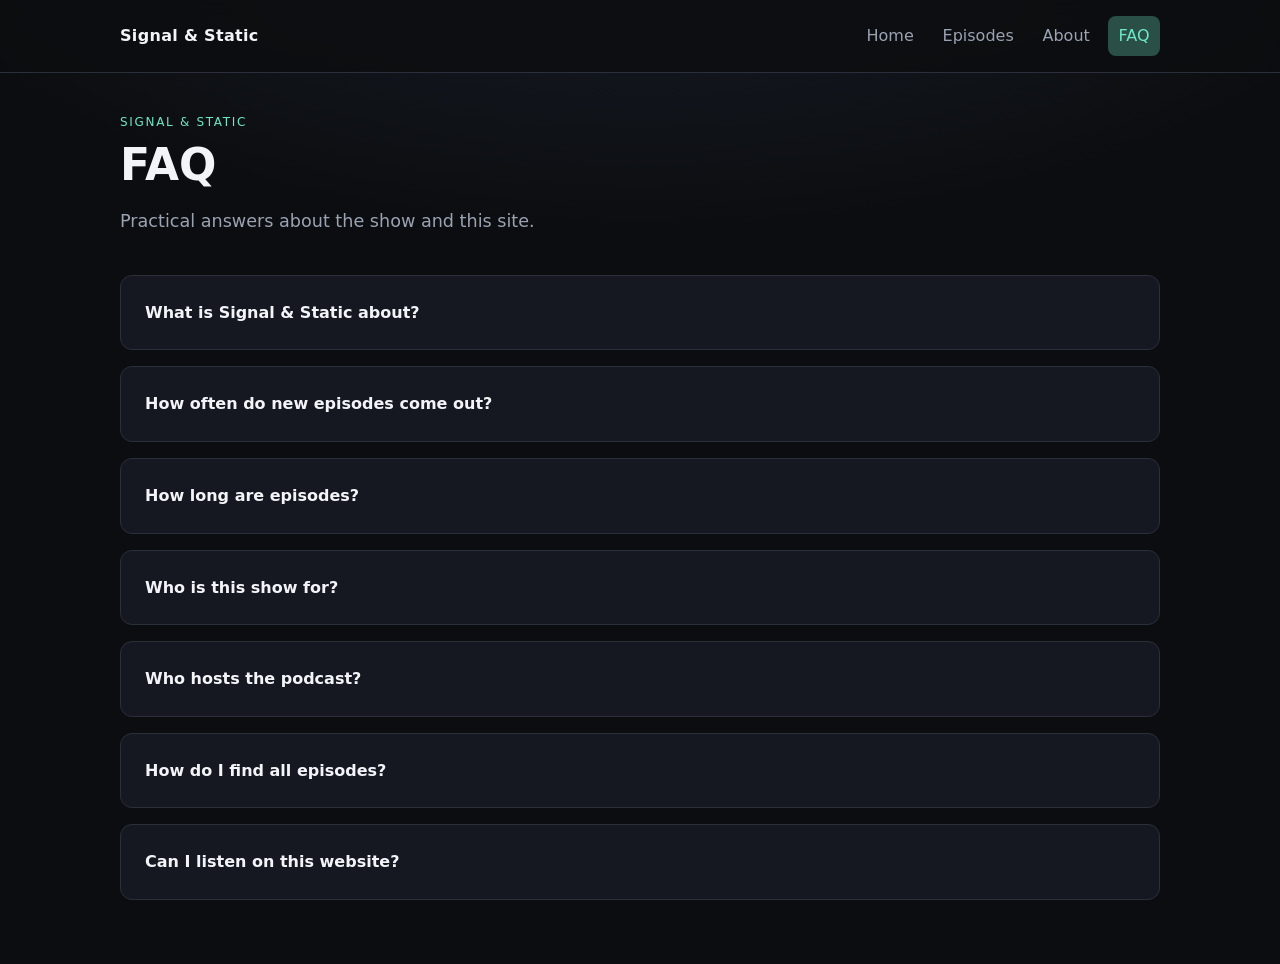
<file: faq.html>
<!DOCTYPE html><!--N0mtOABTFVcQng2Q_eS2x--><html lang="en"><head><meta charSet="utf-8"/><meta name="viewport" content="width=device-width, initial-scale=1"/><link rel="stylesheet" href="/_next/static/css/380a955d5ad1b336.css" data-precedence="next"/><link rel="preload" as="script" fetchPriority="low" href="/_next/static/chunks/webpack-9d795f9e26b86992.js"/><script src="/_next/static/chunks/4bd1b696-c023c6e3521b1417.js" async=""></script><script src="/_next/static/chunks/255-15b9cc804e0d9c7d.js" async=""></script><script src="/_next/static/chunks/main-app-201bbb2fd84c0589.js" async=""></script><script src="/_next/static/chunks/619-ba102abea3e3d0e4.js" async=""></script><script src="/_next/static/chunks/app/page-d7e3cf5a7098988b.js" async=""></script><script src="/_next/static/chunks/app/layout-7fb9fe38b4b5f9bd.js" async=""></script><script src="/_next/static/chunks/app/faq/page-c3be96dff4f7eb7c.js" async=""></script><title>Signal &amp; Static</title><meta name="description" content="Stories where sound meets the unexpected."/><script src="/_next/static/chunks/polyfills-42372ed130431b0a.js" noModule=""></script></head><body><div hidden=""><!--$--><!--/$--></div><div class="site-shell"><header class="site-header"><div class="header-inner"><a class="brand-link" href="/">Signal &amp; Static</a><nav class="site-nav" aria-label="Main"><button type="button" class="nav-toggle" aria-expanded="false" aria-controls="nav-links">Menu</button><ul id="nav-links" class="nav-links"><li><a class="nav-link" href="/">Home</a></li><li><a class="nav-link" href="/episodes">Episodes</a></li><li><a class="nav-link" href="/about">About</a></li><li><a class="nav-link is-active" href="/faq">FAQ</a></li></ul></nav></div></header><main><header class="page-header"><p class="show-mark">Signal &amp; Static</p><h1 class="page-title">FAQ</h1><p class="page-subtitle">Practical answers about the show and this site.</p></header><ul class="faq-list"><li class="faq-item"><button type="button" class="faq-question" aria-expanded="false">What is Signal &amp; Static about?</button></li><li class="faq-item"><button type="button" class="faq-question" aria-expanded="false">How often do new episodes come out?</button></li><li class="faq-item"><button type="button" class="faq-question" aria-expanded="false">How long are episodes?</button></li><li class="faq-item"><button type="button" class="faq-question" aria-expanded="false">Who is this show for?</button></li><li class="faq-item"><button type="button" class="faq-question" aria-expanded="false">Who hosts the podcast?</button></li><li class="faq-item"><button type="button" class="faq-question" aria-expanded="false">How do I find all episodes?</button></li><li class="faq-item"><button type="button" class="faq-question" aria-expanded="false">Can I listen on this website?</button></li></ul><!--$--><!--/$--></main></div><script src="/_next/static/chunks/webpack-9d795f9e26b86992.js" id="_R_" async=""></script><script>(self.__next_f=self.__next_f||[]).push([0])</script><script>self.__next_f.push([1,"1:\"$Sreact.fragment\"\n2:I[2619,[\"619\",\"static/chunks/619-ba102abea3e3d0e4.js\",\"974\",\"static/chunks/app/page-d7e3cf5a7098988b.js\"],\"\"]\n3:I[1845,[\"619\",\"static/chunks/619-ba102abea3e3d0e4.js\",\"177\",\"static/chunks/app/layout-7fb9fe38b4b5f9bd.js\"],\"SiteNav\"]\n4:I[9766,[],\"\"]\n5:I[8924,[],\"\"]\n6:I[5419,[\"505\",\"static/chunks/app/faq/page-c3be96dff4f7eb7c.js\"],\"FaqSection\"]\n7:I[4431,[],\"OutletBoundary\"]\n9:I[5278,[],\"AsyncMetadataOutlet\"]\nb:I[4431,[],\"ViewportBoundary\"]\ne:I[7150,[],\"\"]\n:HL[\"/_next/static/css/380a955d5ad1b336.css\",\"style\"]\n"])</script><script>self.__next_f.push([1,"0:{\"P\":null,\"b\":\"N0mtOABTFVcQng2Q_eS2x\",\"p\":\"\",\"c\":[\"\",\"faq\"],\"i\":false,\"f\":[[[\"\",{\"children\":[\"faq\",{\"children\":[\"__PAGE__\",{}]}]},\"$undefined\",\"$undefined\",true],[\"\",[\"$\",\"$1\",\"c\",{\"children\":[[[\"$\",\"link\",\"0\",{\"rel\":\"stylesheet\",\"href\":\"/_next/static/css/380a955d5ad1b336.css\",\"precedence\":\"next\",\"crossOrigin\":\"$undefined\",\"nonce\":\"$undefined\"}]],[\"$\",\"html\",null,{\"lang\":\"en\",\"children\":[\"$\",\"body\",null,{\"children\":[\"$\",\"div\",null,{\"className\":\"site-shell\",\"children\":[[\"$\",\"header\",null,{\"className\":\"site-header\",\"children\":[\"$\",\"div\",null,{\"className\":\"header-inner\",\"children\":[[\"$\",\"$L2\",null,{\"href\":\"/\",\"className\":\"brand-link\",\"children\":\"Signal \u0026 Static\"}],[\"$\",\"$L3\",null,{}]]}]}],[\"$\",\"main\",null,{\"children\":[\"$\",\"$L4\",null,{\"parallelRouterKey\":\"children\",\"error\":\"$undefined\",\"errorStyles\":\"$undefined\",\"errorScripts\":\"$undefined\",\"template\":[\"$\",\"$L5\",null,{}],\"templateStyles\":\"$undefined\",\"templateScripts\":\"$undefined\",\"notFound\":[[[\"$\",\"title\",null,{\"children\":\"404: This page could not be found.\"}],[\"$\",\"div\",null,{\"style\":{\"fontFamily\":\"system-ui,\\\"Segoe UI\\\",Roboto,Helvetica,Arial,sans-serif,\\\"Apple Color Emoji\\\",\\\"Segoe UI Emoji\\\"\",\"height\":\"100vh\",\"textAlign\":\"center\",\"display\":\"flex\",\"flexDirection\":\"column\",\"alignItems\":\"center\",\"justifyContent\":\"center\"},\"children\":[\"$\",\"div\",null,{\"children\":[[\"$\",\"style\",null,{\"dangerouslySetInnerHTML\":{\"__html\":\"body{color:#000;background:#fff;margin:0}.next-error-h1{border-right:1px solid rgba(0,0,0,.3)}@media (prefers-color-scheme:dark){body{color:#fff;background:#000}.next-error-h1{border-right:1px solid rgba(255,255,255,.3)}}\"}}],[\"$\",\"h1\",null,{\"className\":\"next-error-h1\",\"style\":{\"display\":\"inline-block\",\"margin\":\"0 20px 0 0\",\"padding\":\"0 23px 0 0\",\"fontSize\":24,\"fontWeight\":500,\"verticalAlign\":\"top\",\"lineHeight\":\"49px\"},\"children\":404}],[\"$\",\"div\",null,{\"style\":{\"display\":\"inline-block\"},\"children\":[\"$\",\"h2\",null,{\"style\":{\"fontSize\":14,\"fontWeight\":400,\"lineHeight\":\"49px\",\"margin\":0},\"children\":\"This page could not be found.\"}]}]]}]}]],[]],\"forbidden\":\"$undefined\",\"unauthorized\":\"$undefined\"}]}]]}]}]}]]}],{\"children\":[\"faq\",[\"$\",\"$1\",\"c\",{\"children\":[null,[\"$\",\"$L4\",null,{\"parallelRouterKey\":\"children\",\"error\":\"$undefined\",\"errorStyles\":\"$undefined\",\"errorScripts\":\"$undefined\",\"template\":[\"$\",\"$L5\",null,{}],\"templateStyles\":\"$undefined\",\"templateScripts\":\"$undefined\",\"notFound\":\"$undefined\",\"forbidden\":\"$undefined\",\"unauthorized\":\"$undefined\"}]]}],{\"children\":[\"__PAGE__\",[\"$\",\"$1\",\"c\",{\"children\":[[[\"$\",\"header\",null,{\"className\":\"page-header\",\"children\":[[\"$\",\"p\",null,{\"className\":\"show-mark\",\"children\":\"Signal \u0026 Static\"}],[\"$\",\"h1\",null,{\"className\":\"page-title\",\"children\":\"FAQ\"}],[\"$\",\"p\",null,{\"className\":\"page-subtitle\",\"children\":\"Practical answers about the show and this site.\"}]]}],[\"$\",\"$L6\",null,{\"items\":[{\"id\":\"what-is-show\",\"question\":\"What is Signal \u0026 Static about?\",\"answer\":\"It is a narrative interview show about people who work with sound—from studio engineers to field recordists—and the ideas that shape their craft.\"},{\"id\":\"how-often\",\"question\":\"How often do new episodes come out?\",\"answer\":\"We publish a new episode every two weeks. The newest release always appears at the top of the Episodes page and on the home page as the featured episode.\"},{\"id\":\"episode-length\",\"question\":\"How long are episodes?\",\"answer\":\"Most episodes run between 35 and 55 minutes—long enough for depth, short enough for a commute or a focused listen.\"},{\"id\":\"who-for\",\"question\":\"Who is this show for?\",\"answer\":\"Anyone who enjoys thoughtful conversation and cares about how audio shapes stories. You do not need to be a professional to enjoy the show.\"},{\"id\":\"who-hosts\",\"question\":\"Who hosts the podcast?\",\"answer\":\"Mara Ellison hosts Signal \u0026 Static. She has spent fifteen years producing documentary audio and interviews makers who rarely get the spotlight.\"},{\"id\":\"find-episodes\",\"question\":\"How do I find all episodes?\",\"answer\":\"Open the Episodes page from the site menu or use the \\\"Browse all episodes\\\" link on the home page. All twenty published episodes are listed there, newest first.\"},{\"id\":\"playback\",\"question\":\"Can I listen on this website?\",\"answer\":\"This site is a showcase for the show and episode catalog. Audio playback is not part of this release—you can read summaries and discover what to listen to next.\"}]}]],null,[\"$\",\"$L7\",null,{\"children\":[\"$L8\",[\"$\",\"$L9\",null,{\"promise\":\"$@a\"}]]}]]}],{},null,false]},null,false]},null,false],[\"$\",\"$1\",\"h\",{\"children\":[null,[[\"$\",\"$Lb\",null,{\"children\":\"$Lc\"}],null],\"$Ld\"]}],false]],\"m\":\"$undefined\",\"G\":[\"$e\",[]],\"s\":false,\"S\":true}\n"])</script><script>self.__next_f.push([1,"f:I[4431,[],\"MetadataBoundary\"]\n10:\"$Sreact.suspense\"\nd:[\"$\",\"$Lf\",null,{\"children\":[\"$\",\"div\",null,{\"hidden\":true,\"children\":[\"$\",\"$10\",null,{\"fallback\":null,\"children\":\"$L11\"}]}]}]\n"])</script><script>self.__next_f.push([1,"c:[[\"$\",\"meta\",\"0\",{\"charSet\":\"utf-8\"}],[\"$\",\"meta\",\"1\",{\"name\":\"viewport\",\"content\":\"width=device-width, initial-scale=1\"}]]\n8:null\n"])</script><script>self.__next_f.push([1,"a:{\"metadata\":[[\"$\",\"title\",\"0\",{\"children\":\"Signal \u0026 Static\"}],[\"$\",\"meta\",\"1\",{\"name\":\"description\",\"content\":\"Stories where sound meets the unexpected.\"}]],\"error\":null,\"digest\":\"$undefined\"}\n"])</script><script>self.__next_f.push([1,"11:\"$a:metadata\"\n"])</script></body></html>
</file>
<file: _next/static/css/380a955d5ad1b336.css>
:root{--bg:#0c0d10;--bg-elevated:#151820;--text:#f2f4f8;--text-muted:#9aa3b2;--accent:#6ee7c8;--accent-dim:#2a4f46;--border:#2a2f3a;--max-width:68rem;--space-xs:0.5rem;--space-sm:1rem;--space-md:1.5rem;--space-lg:2.5rem;--space-xl:4rem;--radius:0.75rem;--font-display:"Segoe UI",system-ui,sans-serif;--font-body:"Segoe UI",system-ui,sans-serif}*,:after,:before{box-sizing:border-box}html{font-size:100%}body{margin:0;min-height:100vh;font-family:var(--font-body);background:radial-gradient(ellipse 120% 80% at 50% -20%,#1a2430 0,var(--bg) 55%);color:var(--text);line-height:1.6}img{max-width:100%;height:auto}a{color:var(--accent)}.site-shell{min-height:100vh;display:flex;flex-direction:column}.site-header{border-bottom:1px solid var(--border);background:color-mix(in srgb,var(--bg) 85%,transparent);-webkit-backdrop-filter:blur(8px);backdrop-filter:blur(8px);position:-webkit-sticky;position:sticky;top:0;z-index:10}.header-inner{max-width:var(--max-width);margin:0 auto;padding:var(--space-sm) var(--space-md);display:flex;flex-wrap:wrap;align-items:center;justify-content:space-between;gap:var(--space-sm)}.brand-link{text-decoration:none;color:var(--text);font-weight:700;letter-spacing:.02em}.site-nav{position:relative}.nav-toggle{display:inline-flex;align-items:center;justify-content:center;padding:.5rem .85rem;color:var(--text);font:inherit;cursor:pointer}.nav-links,.nav-toggle{border:1px solid var(--border);border-radius:var(--radius);background:var(--bg-elevated)}.nav-links{list-style:none;margin:0;padding:0;display:none;flex-direction:column;gap:var(--space-xs);position:absolute;right:0;top:calc(100% + .5rem);min-width:11rem;padding:var(--space-sm);box-shadow:0 12px 40px rgba(0,0,0,.45)}.nav-links.is-open{display:flex}.nav-link{display:block;padding:.45rem .65rem;border-radius:calc(var(--radius) - 4px);text-decoration:none;color:var(--text-muted);transition:color .15s ease,background .15s ease}.nav-link:hover{color:var(--text);background:var(--bg)}.nav-link.is-active{color:var(--accent);background:var(--accent-dim)}main{flex:1 1;width:100%;max-width:var(--max-width);margin:0 auto;padding:var(--space-lg) var(--space-md) var(--space-xl);overflow-wrap:anywhere}.page-header{margin-bottom:var(--space-lg)}.show-mark{margin:0 0 var(--space-xs);text-transform:uppercase;letter-spacing:.14em;font-size:.75rem;color:var(--accent)}.page-title{margin:0;font-size:clamp(1.75rem,5vw,2.75rem);line-height:1.15;font-weight:700}.page-subtitle{margin:var(--space-sm) 0 0;color:var(--text-muted);font-size:1.1rem;max-width:42ch}.home-hero{margin-bottom:var(--space-lg)}.home-tagline{margin:var(--space-sm) 0 0;color:var(--text-muted);font-size:1.15rem;max-width:40ch}.episode-card,.featured-episode{background:var(--bg-elevated);border-radius:var(--radius);padding:var(--space-md);border:1px solid var(--border);border-left:3px solid var(--accent)}.featured-label{margin:0 0 var(--space-xs);font-size:.8rem;text-transform:uppercase;letter-spacing:.12em;color:var(--text-muted)}.episode-card-title,.featured-title{margin:0 0 var(--space-sm);font-size:clamp(1.25rem,3.5vw,1.65rem);line-height:1.25;overflow-wrap:anywhere}.episode-meta{display:flex;flex-wrap:wrap;gap:var(--space-md);margin:0 0 var(--space-sm);font-size:.9rem}.episode-meta div{display:flex;gap:.35rem}.episode-meta dt{color:var(--text-muted);font-weight:500}.episode-meta dd{margin:0}.episode-card-summary,.featured-summary{margin:0;color:var(--text-muted);overflow-wrap:anywhere}.btn-primary{display:inline-flex;margin-top:var(--space-md);padding:.75rem 1.25rem;border-radius:var(--radius);background:var(--accent);color:#0a0f0e;font-weight:600;text-decoration:none;transition:filter .15s ease}.btn-primary:hover{filter:brightness(1.05)}.episode-list{list-style:none;margin:0;padding:0;display:flex;flex-direction:column;gap:var(--space-md)}.prose p{margin:0 0 var(--space-md);color:var(--text-muted);max-width:65ch}.faq-list{list-style:none;margin:0;padding:0;display:flex;flex-direction:column;gap:var(--space-sm)}.faq-item{border:1px solid var(--border);border-radius:var(--radius);background:var(--bg-elevated);overflow:hidden}.faq-question{width:100%;text-align:left;padding:var(--space-md);border:none;background:transparent;color:var(--text);font:inherit;font-weight:600;cursor:pointer}.faq-answer{margin:0;padding:0 var(--space-md) var(--space-md);color:var(--text-muted);overflow-wrap:anywhere}@media (min-width:768px){.nav-toggle{display:none}.nav-links{flex-direction:row;position:static;min-width:auto;padding:0;background:transparent;border:none;box-shadow:none;gap:var(--space-xs)}.nav-links,.nav-links.is-open{display:flex}}
</file>
